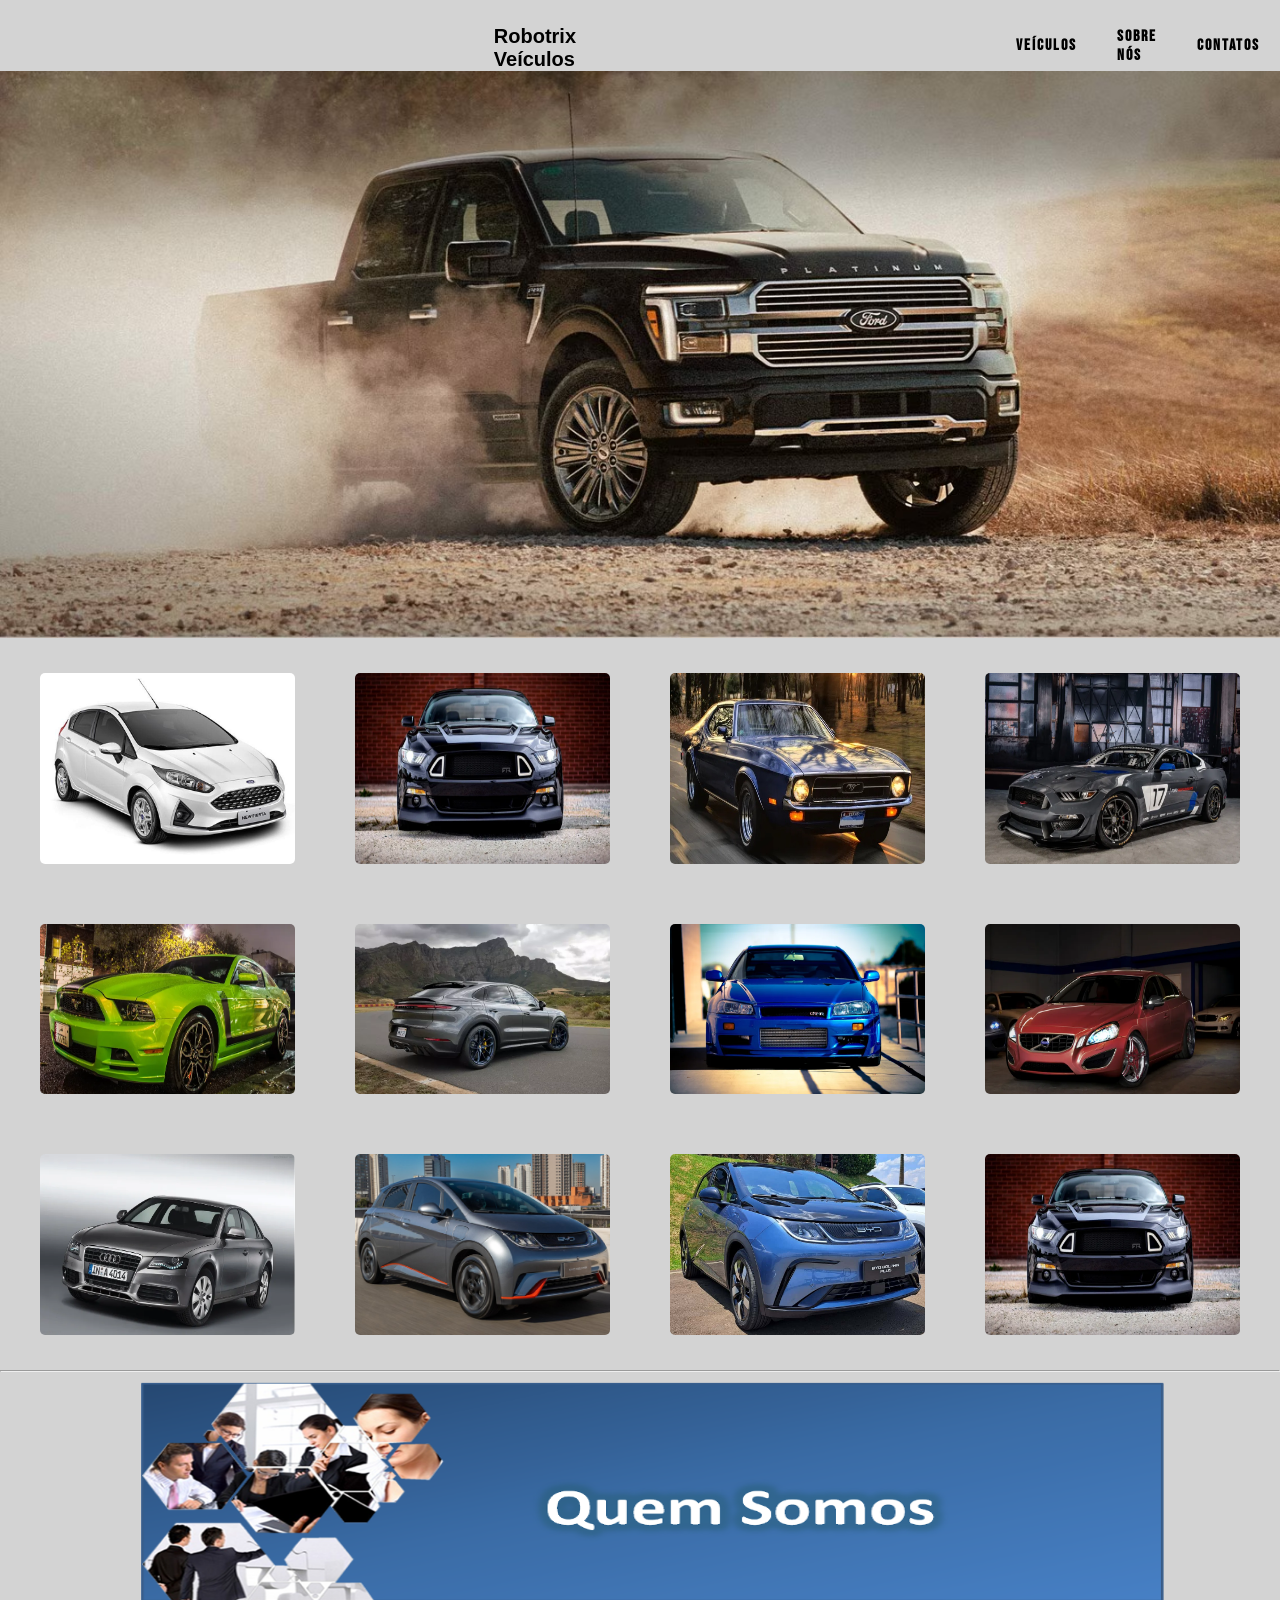
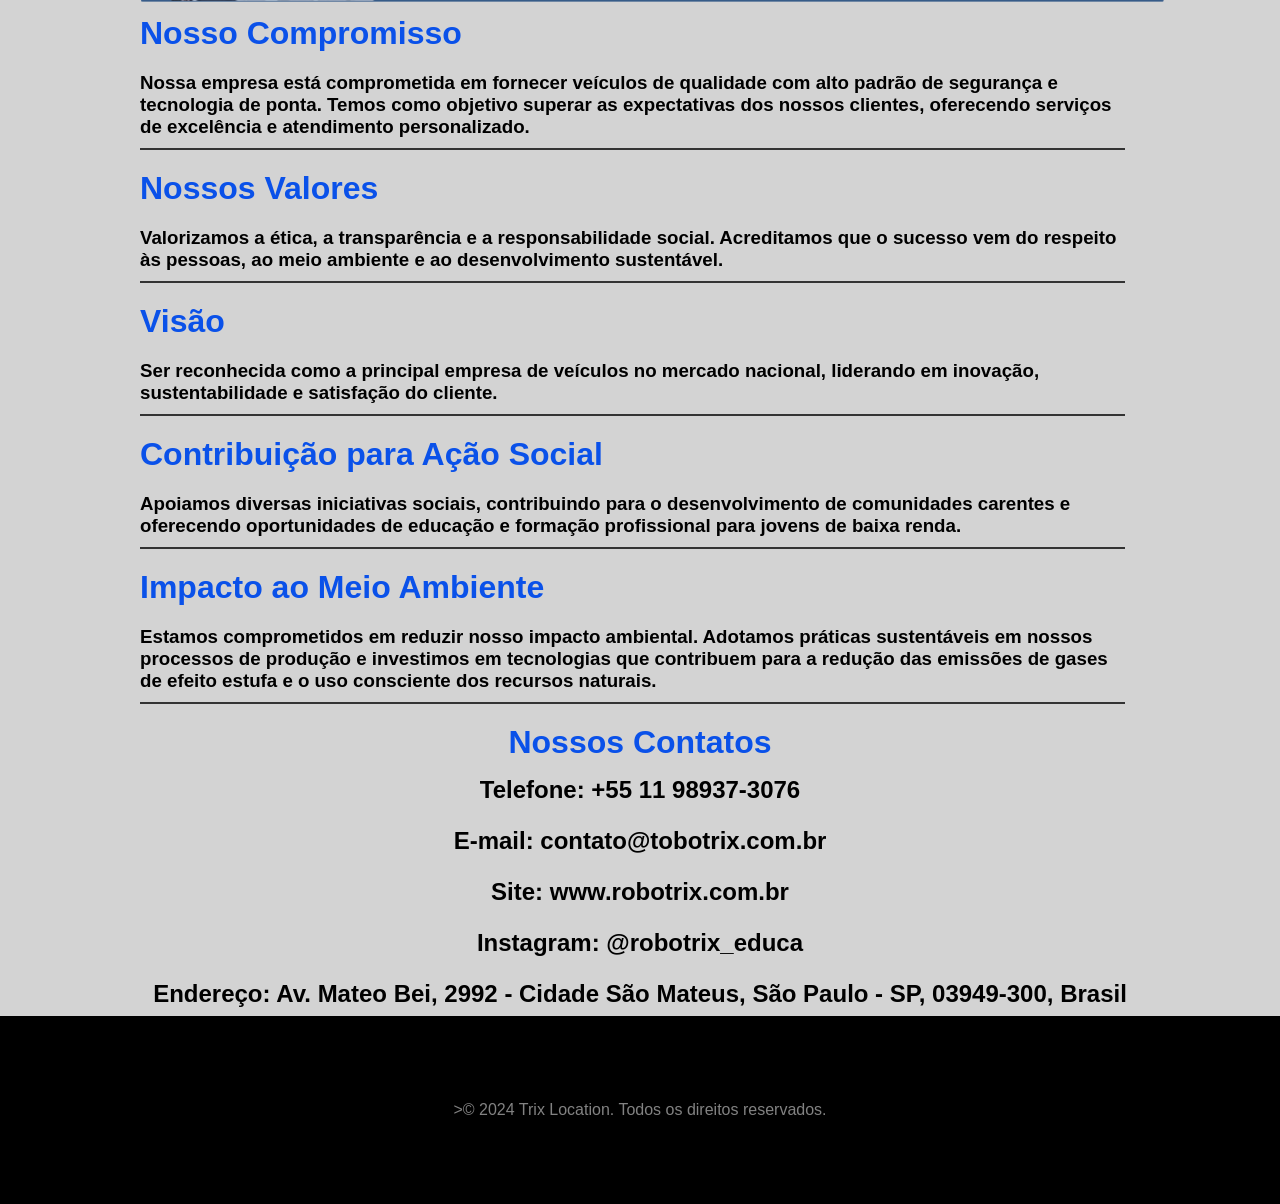
<file: LandPagev1-main/index.html>
<!DOCTYPE html>
<html lang="pt-BR">
<head>
    <meta charset="UTF-8">
    <meta name="viewport" content="width=device-width, initial-scale=1.0">
    <title>Trix Location</title>
    <link rel="shortcut icon" href="./robotrix(1).png" type="image/x-icon">
    <link rel="stylesheet" href="style.css">
</head>
<body>
    <header style="background-color: #cdcf28;">
        <nav>
            <div class="logo">
                <img src="./robotrix(1).png" class="logo" alt="">


                </div>
  <div>

            <ul>
              <li>Robotrix Veículos</li>
                <li><a href="#veiculos">Veículos</a></li>
                <li><a href="#sobreNos">Sobre Nós</a></li>
                <li><a href="#contatos">Contatos</a></li>
            </ul>
        </nav>
    </header>
    <section class="img-nav">
        <img src="./f150.jpeg" alt="" class="img-nav">
    </section>

    <div class="image-grid" id="veiculos">
        <div id="card1" class="card1">
            <img src="./fiesta.jpg" alt="Imagem 1" class="image-item" id="cardImage">
            <!-- Informações do card 1 -->
            <div class="card-info" id="cardInfo">
                <h2>New Fiesta</h2>
                <h5>kjakakakak</h5>

            </div>
        </div>
        <div id="card2" class="card2">
            <img src="./carros/1.webp" alt="Imagem 2" class="image-item" id="cardImage2">
            <div class="card-info" id="card2">
                <h2>New Fiesta</h2>
                <p>Informações adicionais sobre o card. Aqui você pode colocar qualquer conteúdo que desejar.</p>

            </div>
        </div>
        <img src="./carros/2.1.jpg" alt="Imagem 3" class="image-item">
        <img src="./carros/3.webp" alt="Imagem 4" class="image-item">
        <img src="./carros/4.1.jpeg" alt="Imagem 5" class="image-item">
        <img src="./carros/6.jpeg" alt="Imagem 6" class="image-item">
        <img src="./carros/7.jpeg" alt="Imagem 7" class="image-item">
        <img src="./carros/8.jpeg" alt="Imagem 8" class="image-item">
        <img src="./carros/9.jpeg" alt="Imagem 9" class="image-item">
        <img src="./carros/10.jpg" alt="Imagem 10" class="image-item">
        <img src="./carros/11.jpg" alt="Imagem 11" class="image-item">
        <img src="./carros/1.webp" alt="Imagem 12" class="image-item">
    </div>


     <div class="container">
         <div class="SobreNos section" id="sobreNos">
             <hr>
             <a href="./index.html">
                 <img src="./quem-somos.png" class="sobrenosimg" alt="Imagem sobre a empresa">
             </a>
         </div>

         <div class="section">
             <h1> Nosso Compromisso</h1>
             <h3>
                 Nossa empresa está comprometida em fornecer veículos de qualidade com alto padrão de segurança e tecnologia de ponta.
                 Temos como objetivo superar as expectativas dos nossos clientes, oferecendo serviços de excelência e atendimento personalizado.
             </h3>

         </div>

         <div class="section">
             <h1>Nossos Valores</h1>
             <h3>
                 Valorizamos a ética, a transparência e a responsabilidade social. Acreditamos que o sucesso vem do respeito às pessoas,
                 ao meio ambiente e ao desenvolvimento sustentável.
             </h3>
         </div>

         <div class="section">
             <h1>Visão</h1>
             <h3>
                 Ser reconhecida como a principal empresa de veículos no mercado nacional, liderando em inovação, sustentabilidade e satisfação do cliente.
             </h3>
         </div>

         <div class="section">
             <h1>Contribuição para Ação Social</h1>
             <h3>
                 Apoiamos diversas iniciativas sociais, contribuindo para o desenvolvimento de comunidades carentes e oferecendo oportunidades
                 de educação e formação profissional para jovens de baixa renda.
             </h3>
         </div>

         <div class="section">
             <h1>Impacto ao Meio Ambiente</h1>
             <h3>Estamos comprometidos em reduzir nosso impacto ambiental. Adotamos práticas sustentáveis em nossos processos de produção
                 e investimos em tecnologias que contribuem para a redução das emissões de gases de efeito estufa e o uso consciente dos recursos naturais.
             </h3>
         </div>

         <div class="Contatos" id="contatos">
           <h1 class="title-contatos">Nossos Contatos</h1>
           <h2>Telefone: +55 11 98937-3076</h2>
           <h2>E-mail: contato@tobotrix.com.br</h2>
           <h2>Site: www.robotrix.com.br
             <h2>Instagram: @robotrix_educa</h2>
           <h2>Endereço: Av. Mateo Bei, 2992 - Cidade São Mateus, São Paulo - SP, 03949-300, Brasil</h2>
       </div>




     <div class="footer">
    <footer style="background-color: #000000; padding: 85px 80px">
        <p class="copyright"<b>>© 2024 Trix Location. Todos os direitos reservados.</p>
    </footer>

    <script>
        // Seleciona os elementos necessários
        const card = document.querySelector('#card1');
        const cardImage = document.querySelector('#cardImage');
        const cardInfo = document.querySelector('#cardInfo1');

        // Adiciona um evento de clique no botão de fechar para esconder o card
        cardImage.addEventListener('click', () => {
            if (card.classList.contains('open')) {
                card.classList.remove('open');
            } else {
                card.classList.add('open');
            }
        });

        const card2 = document.querySelector('#card1');
        const cardImage2 = document.querySelector('#cardImage');

    </script>
</body>
</html>
</file>
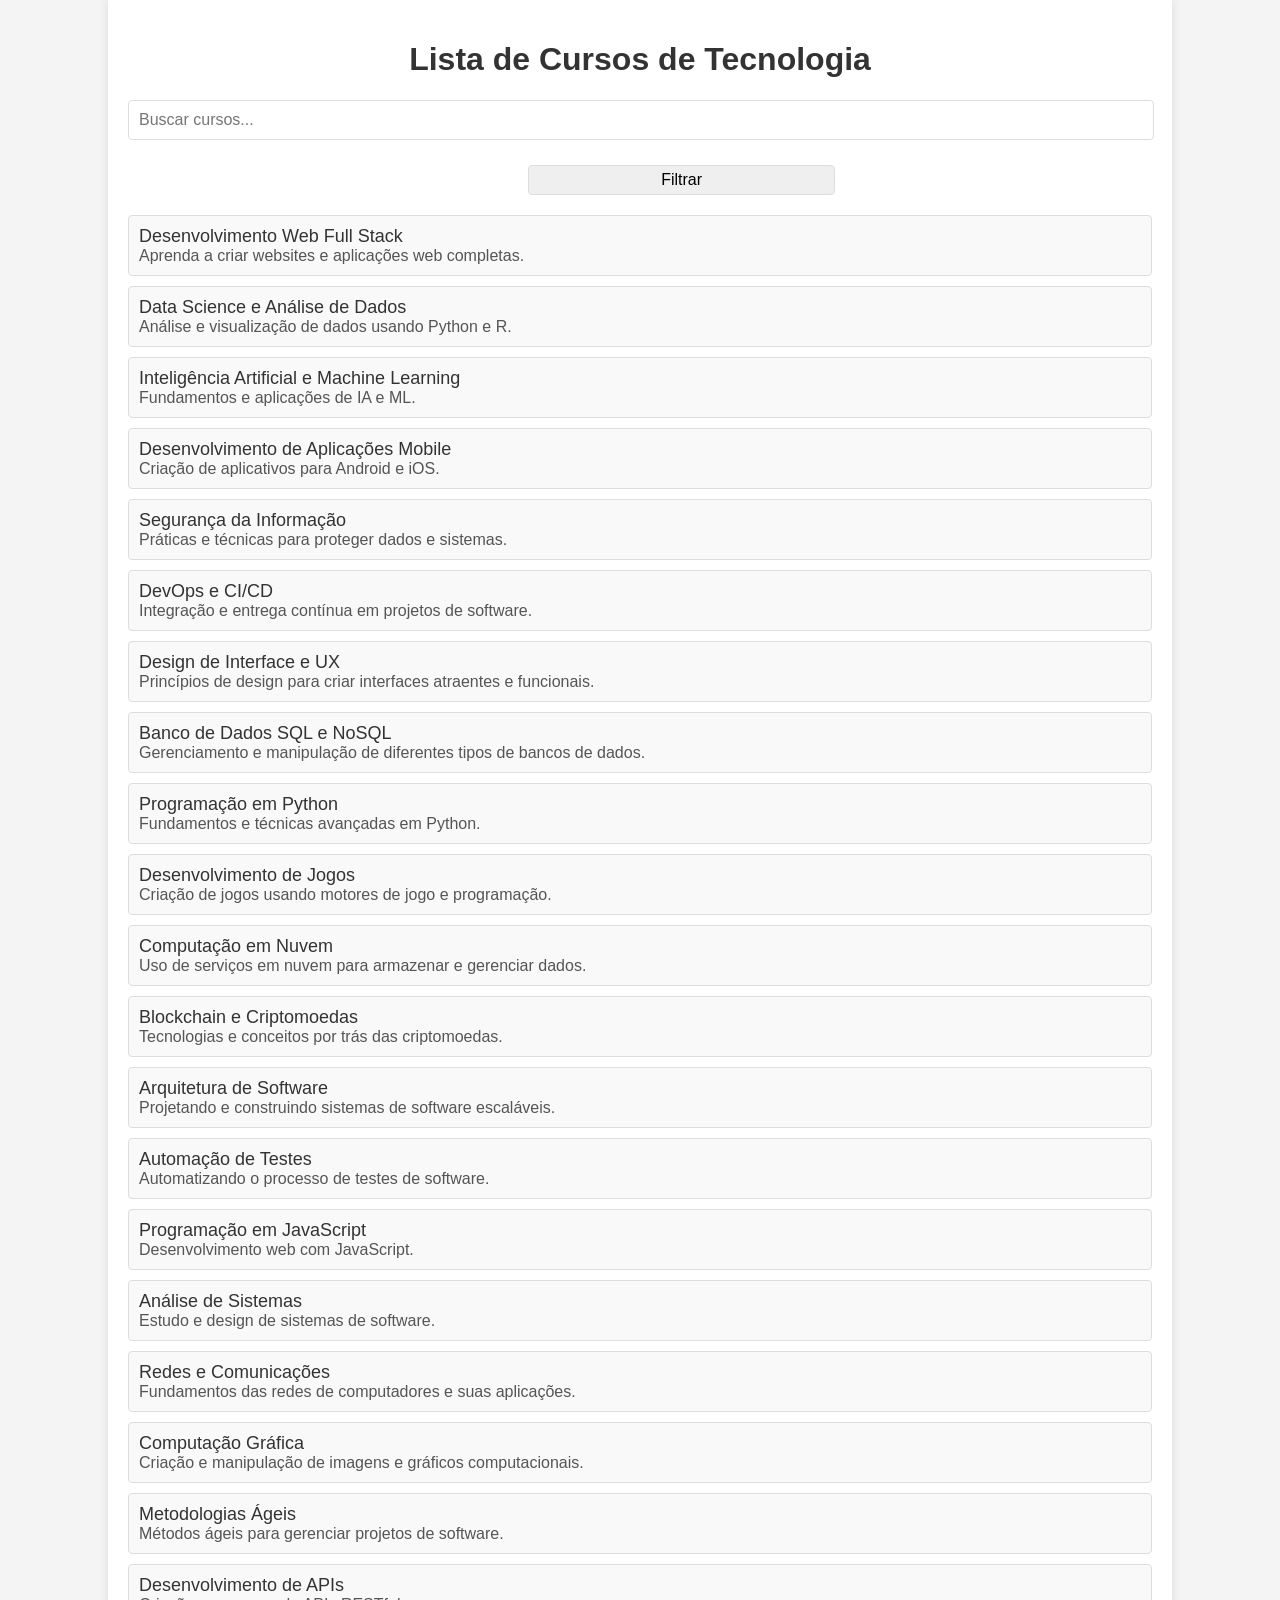
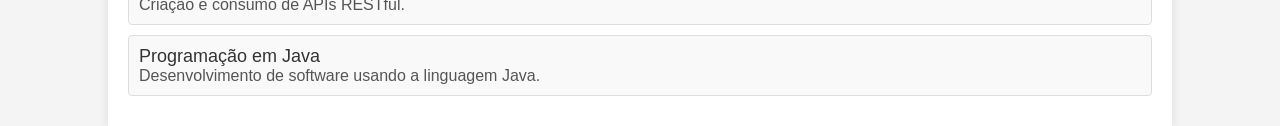
<file: listas-em-html-main/index.html>
<!DOCTYPE html>
<html lang="pt-BR">
<head>
    <meta charset="UTF-8">
    <meta name="viewport" content="width=device-width, initial-scale=1.0">
    <title>Lista de Cursos de Tecnologia</title>
    <link rel="stylesheet" href="style.css">
</head>
<body>
    <div class="container">
        <h1>Lista de Cursos de Tecnologia</h1>
        <input type="text" id="search" placeholder="Buscar cursos..." onkeyup="filterCourses()">
        <button id="btSearch">Filtrar</button>
        <div id="courses-list" class="courses-list">
            <!-- Lista de cursos será inserida aqui pelo JavaScript -->
        </div>
    </div>

    <script src="script.js"></script>
</body>
</html>
</file>
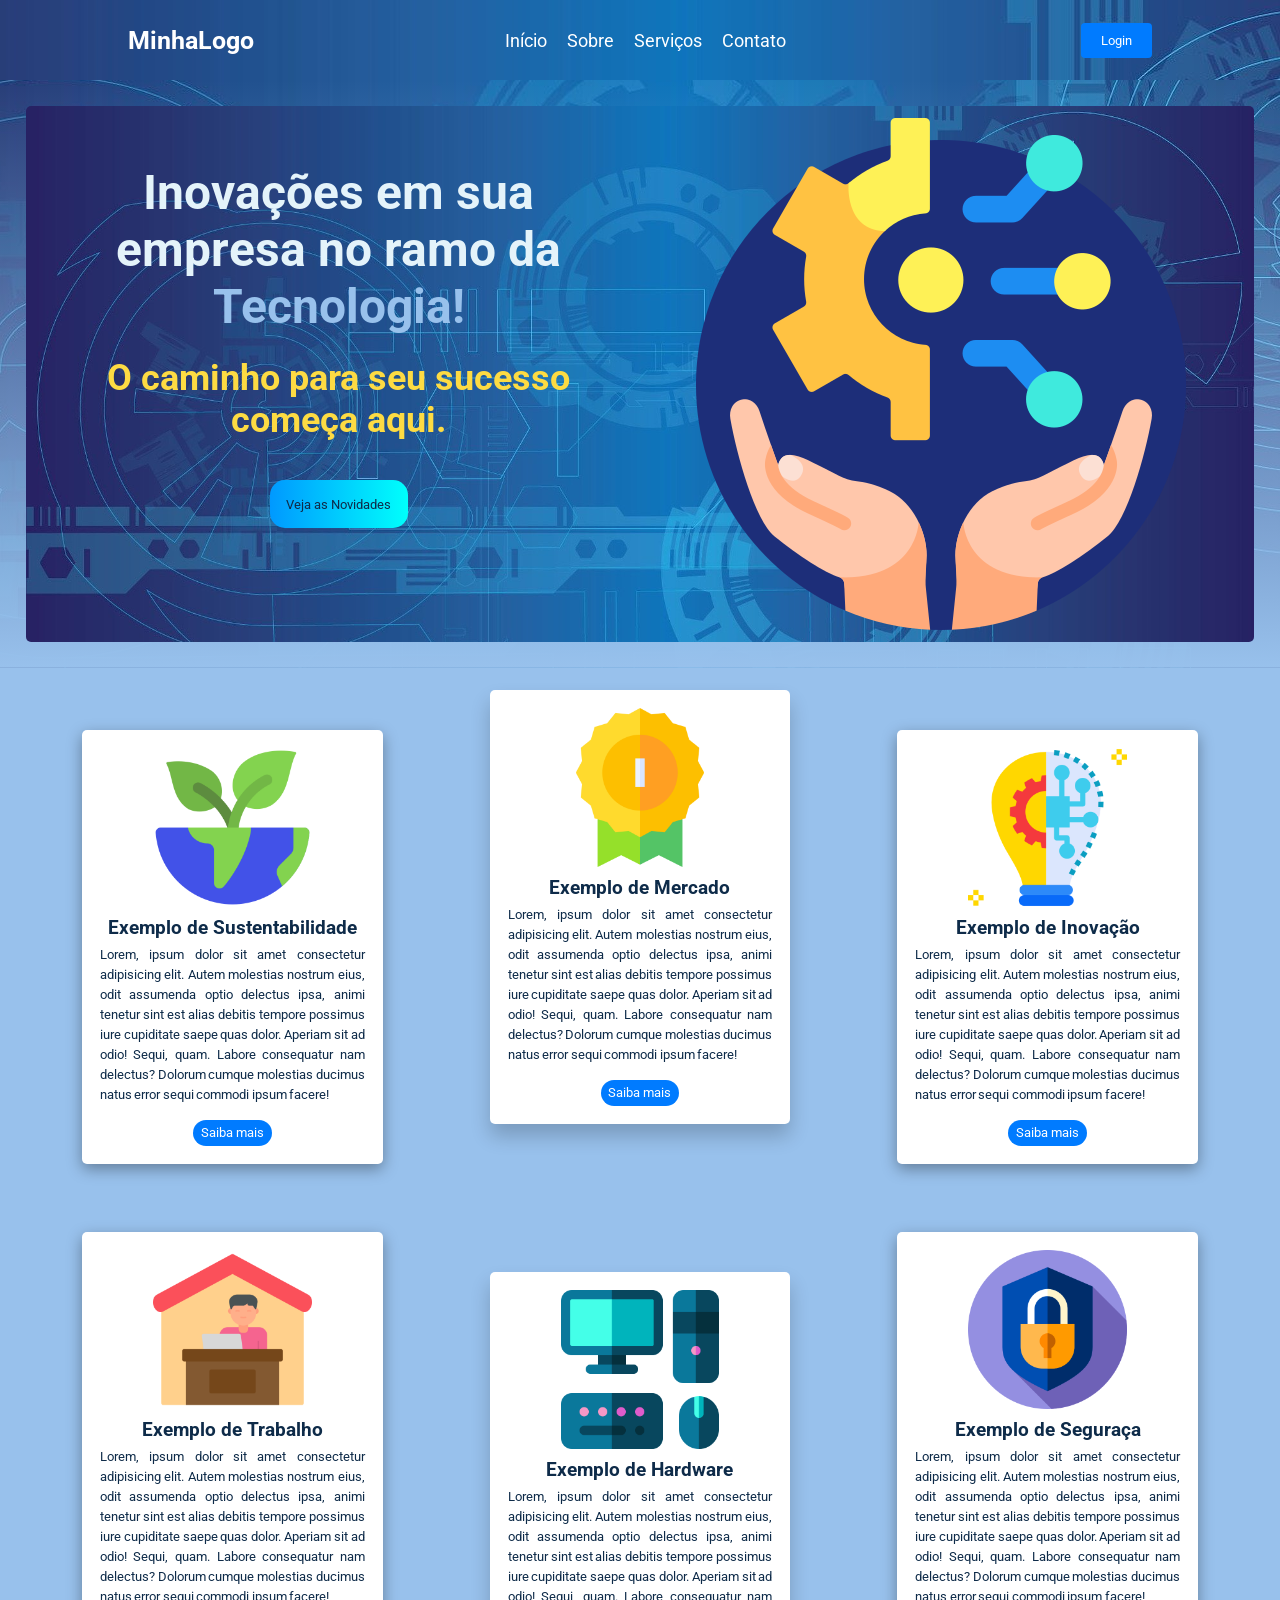
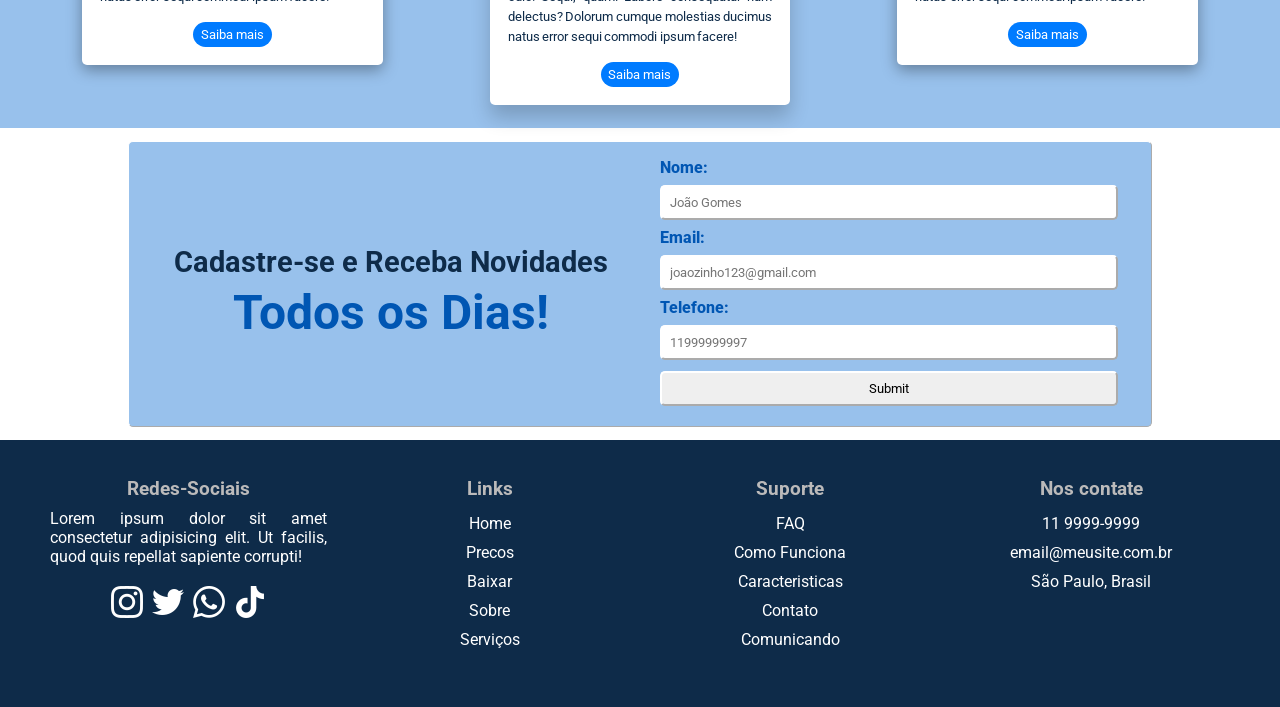
<file: ModeloSitePadrao/index.html>
<!DOCTYPE html>
<html lang="en">
<head>
    <meta charset="UTF-8">
    <meta name="viewport" content="width=device-width, initial-scale=1.0">
    <link rel="stylesheet" href="./style/style.css">
    <link rel="stylesheet" href="./style/responsividade.css">
    <link rel="preconnect" href="https://fonts.googleapis.com">
    <link rel="preconnect" href="https://fonts.gstatic.com" crossorigin>
    <link href="https://fonts.googleapis.com/css2?family=Roboto:ital,wght@0,100..900;1,100..900&display=swap" rel="stylesheet">
    <title>Modelo de Site - Robotrix</title>
</head>
<body>

    <header>
        <div class="cabeca">
            <div class="menu_icon">
                <img src="./img/menu-bar.png" alt="">
            </div>
            <div class="logo">MinhaLogo</div>
            <nav>
                <ul>
                    <li><a href="#">Início</a></li>
                    <li><a href="#">Sobre</a></li>
                    <li><a href="#">Serviços</a></li>
                    <li><a href="#">Contato</a></li>
                </ul>
            </nav>
            <button class="login">Login</button>
        </div>
        </div>
    </header>
    <main>
        <div class="container">
            <div class="main-text">
                <H1>Inovações em sua empresa no ramo da <span>Tecnologia!</span></H1>
                <h2>O caminho para seu sucesso começa aqui.</h2>
                <div class="botao">
                    <button>Veja as Novidades</button>
                </div>
                
            </div>

            <div class="main-banner">
                <img src="./img/tecnologia-futura.png" alt="">
            </div>
        </div>
    </main>

    <section> <!--inicio da section dos cards-->
        <div class="container"> <!--inicio do container de section-->
            <div class="cards"> <!--inicio dos cards-->
                <img src="./img/terra.png" alt="">
                <h3>Exemplo de Sustentabilidade</h3>
                <p>Lorem, ipsum dolor sit amet consectetur adipisicing elit. Autem molestias nostrum eius, odit assumenda optio delectus ipsa, animi tenetur sint est alias debitis tempore possimus iure cupiditate saepe quas dolor. Aperiam sit ad odio! Sequi, quam. Labore consequatur nam delectus? Dolorum cumque molestias ducimus natus error sequi commodi ipsum facere!</p>
                <button>Saiba mais</button>
            </div>

            <div class="cards cor">
                <img src="./img/distintivo.png" alt="">
                <h3>Exemplo de Mercado</h3>
                <p>Lorem, ipsum dolor sit amet consectetur adipisicing elit. Autem molestias nostrum eius, odit assumenda optio delectus ipsa, animi tenetur sint est alias debitis tempore possimus iure cupiditate saepe quas dolor. Aperiam sit ad odio! Sequi, quam. Labore consequatur nam delectus? Dolorum cumque molestias ducimus natus error sequi commodi ipsum facere!</p>
                <button>Saiba mais</button>
            </div>

            <div class="cards">
                <img src="./img/inovacao.png" alt="">
                <h3>Exemplo de Inovação</h3>
                <p>Lorem, ipsum dolor sit amet consectetur adipisicing elit. Autem molestias nostrum eius, odit assumenda optio delectus ipsa, animi tenetur sint est alias debitis tempore possimus iure cupiditate saepe quas dolor. Aperiam sit ad odio! Sequi, quam. Labore consequatur nam delectus? Dolorum cumque molestias ducimus natus error sequi commodi ipsum facere!</p>
                <button>Saiba mais</button>
            </div>

            <div class="cards">
                <img src="./img/work-from-home.png" alt="">
                <h3>Exemplo de Trabalho</h3>
                <p>Lorem, ipsum dolor sit amet consectetur adipisicing elit. Autem molestias nostrum eius, odit assumenda optio delectus ipsa, animi tenetur sint est alias debitis tempore possimus iure cupiditate saepe quas dolor. Aperiam sit ad odio! Sequi, quam. Labore consequatur nam delectus? Dolorum cumque molestias ducimus natus error sequi commodi ipsum facere!</p>
                <button>Saiba mais</button>
            </div>

            <div class="cards cor2">
                <img src="./img/pc.png" alt="">
                <h3>Exemplo de Hardware</h3>
                <p>Lorem, ipsum dolor sit amet consectetur adipisicing elit. Autem molestias nostrum eius, odit assumenda optio delectus ipsa, animi tenetur sint est alias debitis tempore possimus iure cupiditate saepe quas dolor. Aperiam sit ad odio! Sequi, quam. Labore consequatur nam delectus? Dolorum cumque molestias ducimus natus error sequi commodi ipsum facere!</p>
                <button>Saiba mais</button>
            </div>

            <div class="cards">
                <img src="./img/seguranca.png" alt="">
                <h3>Exemplo de Seguraça</h3>
                <p>Lorem, ipsum dolor sit amet consectetur adipisicing elit. Autem molestias nostrum eius, odit assumenda optio delectus ipsa, animi tenetur sint est alias debitis tempore possimus iure cupiditate saepe quas dolor. Aperiam sit ad odio! Sequi, quam. Labore consequatur nam delectus? Dolorum cumque molestias ducimus natus error sequi commodi ipsum facere!</p>
                <button>Saiba mais</button>
            </div><!-- marca o fim dos cards, a ultima div-->

        </div> <!--fim do container-->
    </section> <!--fim da section-->

    <div class="newsletter">
        <div class="container">
            <div class="cadastrar">
                <h2>Cadastre-se e Receba Novidades <span><br>Todos os Dias!</br></span></h2>
            </div>
            <div class="input">

                <label for="nome">Nome:</label>
                <input type="text" name="nome" id="" placeholder="João Gomes">

                <label for="email">Email:</label>
                <input type="email" name="email" id="" placeholder="joaozinho123@gmail.com">

                <label for="telefone">Telefone:</label>
                <input type="number" name="telefone" id="" placeholder="11999999997">

                <input type="submit">
                
            </div>
        </div>
    </div> <!--fim do newsletter-->

    <footer>
        <div class="container">
            <ul>
                <h3>Redes-Sociais</h3>
                <p class="desc">Lorem ipsum dolor sit amet consectetur adipisicing elit. Ut facilis, quod quis repellat sapiente corrupti!</p>
                <div class="redes">
                    <img src="./img/instagram.png" alt="">
                    <img src="./img/twitter.png" alt="">
                    <img src="./img/whatsapp.png" alt="">
                    <img src="./img/tik-tok.png" alt="">
                </div>
            </ul>

            <ul>
                <h3>Links</h3>
                <li><a href="#">Home</a></li>
                <li><a href="#">Precos</a></li>
                <li><a href="#">Baixar</a></li>
                <li><a href="#">Sobre</a></li>
                <li><a href="#">Serviços</a></li>
            </ul>

            <ul>
                <h3>Suporte</h3>
                <li><a href="#">FAQ</a></li>
                <li><a href="#">Como Funciona</a></li>
                <li><a href="#">Caracteristicas</a></li>
                <li><a href="#">Contato</a></li>
                <li><a href="#">Comunicando</a></li>
            </ul>

            <ul>
               <h3>Nos contate</h3>
               <li>11 9999-9999</li>
               <li><p>email@meusite.com.br</p></li>
               <li><p>São Paulo, Brasil</p></li>
            </ul>

        </div> <!--fim do container-->
    </footer>


<script src="./script.js"></script>
</body>
</html>
</file>
<file: LandPagev1-main/style.css>
/* imports */
@import url('https://fonts.googleapis.com/css2?family=Bebas+Neue&family=Jacques+Francois+Shadow&display=swap');
/* reset em formatações do navegador */
*{
    margin: 0;
    padding: 0;
    font-family: Arial, sans-serif;
    background-color: #d3d3d3;
    scroll-behavior: smooth;
}

/* Estilizando logo */
nav{
    display: flex;
    justify-content: end;
    scrollbar-color: transparent;
    /* background-color: #E0CCB8; */
}

.logo{
    width: 70px;
    height: 70px;
    margin-right: 500px;
}

ul{
    margin-top: 20px;
    list-style: none;
    display: flex;
    align-items: center;
}

li{
    margin: 0 20px;
    display: flex;
    justify-content: end;
}
li a{
    text-decoration: none;
    color: black;
    font-family: "Bebas Neue", sans-serif;
    font-weight: 600;
    font-style: normal;
    letter-spacing: 2px;

}

li:first-child{
  margin-right: 420px;
  margin-top: 5px;
  font-weight: 800;
  font-size: 20px

}

li a:hover{
    color: #ffffff;
    text-shadow: 0 0 0.2em #000000;
}

.img-nav{
    width: 100%;
    height: 567px;
}

/* .car img{
    width: 270px;
}

.fotos{
    display: flex;
    gap: 100px;
    margin-top: 20px;
    margin-left: 100px;

} */

.image-grid {
    display: grid;
    grid-template-columns: repeat(auto-fit, minmax(255px, 1fr));
    gap: 60px;
    max-width: 1200px;
    /* margin: 0 auto; */
    margin: 30px auto;
    padding: 5px;
}

.image-grid img {
    width: 100%;
    height: 100%;
    display: block;
    /* object-fit: cover; */
    border-radius: 5px;
}
/* Proporção da imagem */

.image-item img{
    position: absolute;
    top: 0;
    left: 0;
    width: 100%;
    height: 100%;
    object-fit: cover;
}

.copyright{
    color: #828282;
    display: flex;
    justify-content: center;
    background-color: #000000;
}

/* card escondido */
.card-info {
    display: none;
    position:absolute;
    width: 100%;
    height: 100%;
    /* object-fit: cover; */
    border-radius: 5px;
    background-color: #ffffff;
}

.card-info h2{
    margin-top: 20px;
    margin-left: 140px;
    margin-right: 15px;
    background-color: #ffffff;
}

.card-info p{
    background-color: #ffffff;
}

.card-info button{
    background-color: #ffffff;
}


.card1.open .card-info {
    display: block;
}

.card1 {
    position: relative;
    width: 100%;
    height: 100%;
    cursor: pointer;
    transition: transform 0.3s ease;
}
.sobrenosimg{
  margin-top: 10px;
  margin-left: 140px;
  margin-right: 15px;
  width: 80%;
  height: 220px;
}
    h1 {
          color: #0a51e9;
          margin-top: 9px;
          margin-left: 140px;
          margin-right: 50px;
          justify-content: end;
          margin: justify;
      }

      h3 {
        margin-top: 20px;
        margin-left: 140px;
        margin-right: 155px;
        color: #000000;
        border-bottom: 2px solid #333;
        padding-bottom: 10px;
        margin-bottom: 20px;
      }


    /*  H2 {
String
      color: #ede719;
      margin-top: 17px;
      margin-left: 135px;
      margin-right: 135px;

      }
      */
      .Contatos {
        display: flex;
        flex-direction: column;
        justify-content: center;
        align-items: center;
        /* Centraliza todo o texto dentro do div */
      }

      .Contatos h1 {
        color: #0a51e9;
        margin-bottom: 18px; /* Espaçamento para baixo */
          text-align: center;
            margin: auto;

      }

      .Contatos h2 {
        color: #000000;
        margin-top: 15px;
        margin-bottom: 8px
      }

}



.footer {
  margin-top: 15px;

}



    /* p {
          font-size: 16px;
          line-height: 1.6;
      }
*/
</file>
<file: listas-em-html-main/style.css>
body {
    font-family: Arial, sans-serif;
    background-color: #f4f4f4;
    margin: 0;
    padding: 0;
}

.container {
    width: 80%;
    margin: auto;
    padding: 20px;
    background-color: #fff;
    box-shadow: 0 0 10px rgba(0, 0, 0, 0.1);
}

h1 {
    text-align: center;
    color: #333;
}

input[type="text"] {
    width: 98%;
    padding: 10px;
    margin-bottom: 20px;
    border: 1px solid #ddd;
    border-radius: 4px;
    font-size: 16px;
}

button {
    width: 30%;
    padding: 5px;
    border: 1px solid #ddd;
    border-radius: 4px;
    font-size: 16px;
    margin:5px 50px 20px 400px;
}

.courses-list {
    display: flex;
    flex-direction: column;
}

.course-item {
    background-color: #f9f9f9;
    border: 1px solid #ddd;
    margin-bottom: 10px;
    padding: 10px;
    border-radius: 4px;
}

.course-title {
    font-size: 18px;
    color: #333;
}

.course-description {
    color: #555;
}
</file>
<file: ModeloSitePadrao/style/style.css>
*{
    margin: 0;
    padding: 0;
    box-sizing: border-box;
    font-family: "Roboto", serif;
   
}

header{

    height: auto;
    width: 100%;
}

.cabeca{
    height: 80px;
    background-image: url(../img/cert.jpg);
    background-position: top;
    display: flex;
    justify-content: space-between;
    align-items: center;
    padding: 0 10%
}

/* Estilo da logo */
.logo {
    font-size: 25px;
    font-weight: bold;
    color: white;
    width: 8%;
}

/* Estilo para a navegação */
nav ul {
    list-style-type: none;
    margin: 0;
    padding: 0;
    display: flex;
    gap: 20px;
    width: 50%;
}

nav ul li a {
    text-decoration: none;
    color: white;
    font-size: 18px;
}

nav ul li a:hover {
    color: #98c1ec;
}

/* Estilo do botão de login */
button.login {
    padding: 10px 20px;
    background-color: #007bff;
    color: white;
    border: none;
    border-radius: 4px;
    cursor: pointer;

}

button.login:hover {
    background-color: #98c1ec;
    transition: 0.2s;
}

main{
    height: auto;
    background: 
    linear-gradient(to bottom, rgba(185, 3, 3, 0) 0%, #98c1ec), /* Gradiente de transparência */
    url(../img/cert.jpg); /* Sua imagem de fundo */
    padding: 2%;
    background-position: center;
    background-repeat: no-repeat;
    width: 100%;

   
}

main .container{
    display: flex;
    background-color: rgb(27, 27, 61);
    padding: 1%;
    border-radius: 5px;
    background-image: url(../img/cert.jpg);
    background-position: top;
    background-size: cover;
}

.main-text{
    width: 50%;
    font-size: 1.5rem;
    padding: 2%;
    text-align: center;

}

.main-text h1{
    margin: 4%;
    color: rgb(228, 243, 250);
}

.main-text h2{
    color: rgb(253, 219, 67);
}

.main-text .botao{
    margin-top: 7%;
    display: flex;
    justify-content: center;
}

.main-text span{
    color: #98c1ec;
}

.botao button{
    padding: 3%;
    border-radius: 15px;
    cursor: pointer;
    border: none;
    background: rgb(236,255,45);
    background: linear-gradient(90deg, rgb(0, 153, 255) 0%, rgba(0,255,252,1) 100%);
    color: #0e2b49
}

.botao button:hover{
    box-shadow: rgba(48, 241, 255, 0.35) 0px 5px 15px;
    transition: 0.3s;
}
.main-banner{
    width: 50%;
    display: flex;
    align-items: center;
    justify-content: center;
}


/* INICIO DOS CARDS*/

section .container{
    width: 100%;
    padding: 3%;
    display: flex;
    justify-content: space-around;
    flex-wrap: wrap;
    background-color: #98c1ec;
    gap: 20px;
}

.cards{
    width: 25%;
    padding: 1.5%;  
    border-radius: 5px; 
    display: flex;
    flex-direction: column;
    justify-content: center;
    align-items: center;
    box-shadow: rgba(0, 0, 0, 0.35) 0px 5px 15px;
    margin-top: 2%;
    background-color: rgb(255, 255, 255);
    margin-bottom: 2%;
}


.cards img{
    width: 60%;
    margin-bottom: 10px;
}

.cards h3{
    text-align: center;
    margin-bottom: 6px;
    color: #0e2b49;
}

.cards p{
    text-align: justify;
    word-spacing: -0.5px;
    line-height: 20px;
    font-size: 0.8rem;
    color: #0e2b49;
    margin-bottom: 15px;
}

.cards button{
    padding: 2% 3%;
    border-radius: 50px;
    border: none;
    background-color: #007bff;
    display: flex;
    align-items: center;
    justify-content: center;
    color: white;
    cursor: pointer;
}

.cor{
    transform: translateY(-40px); /* F  az o card "subir" */
    box-shadow: 0 12px 20px rgba(0, 0, 0, 0.2); /* Adiciona sombra mais forte */
}

.cor2{
    transform: translateY(40px); /* Faz o card "subir" */
    box-shadow: 0 12px 20px rgba(0, 0, 0, 0.2); /* Adiciona sombra mais forte */
}

.cards button:hover{
    background-color: #0e2b49;
    transition: 0.3s;
}

/* NEWSLETTER */

.newsletter{
    width: 100%;
    height: auto;
    margin-top: 1%;
    margin-bottom: 1%;
    display: flex;
    justify-content: center;
    
}

.newsletter .container{
    width: 80%;
    padding: 1%;
    display: flex;
    justify-content: space-around;
    border: outset 1px white;
    background-color: #98c1ec;
    border-radius: 5px;
}

.newsletter .container .cadastrar{
    width: 50%;
    display: flex;
    align-items: center;
    justify-content: center;

}

.cadastrar h2{
    font-size: 1.8rem;
    text-align: center;
    color: #0e2b49;
   
}

.cadastrar h2 span{
    color: #0056b3;
    font-size: 3rem;
}

.newsletter .container .input{
    width: 50%;
    display: flex;
    flex-direction: column;
    padding: 4px 20px;
    gap: 5px;
}

.input input{
    padding: 8px;
    outline: none;
    border-radius: 5px;
    border: 2px outset white;
    margin: 3px 0px;
}


.input input:focus{
    border-color: #007bff;
}

label{
    font-weight: 800;
    color: #0056b3;
}


/*footer*/

footer{
    width: 100%;
    background-color: #0e2b49;
    height: auto;
}


footer .container{
    max-width: 1440px;
    padding: 3%;
    display: flex;
    justify-content: space-around;
    align-items: center;
}

footer ul{
    width: 23%;
    height: 190px;

    display: flex;
    flex-direction: column;
    align-items: center;
}



footer ul h3{
    color: rgb(187, 186, 186);
    margin-bottom: 9px;
}

footer ul .desc{
    margin-bottom: 20px;
    color: white;
    text-align: justify;
}

footer ul li{
    list-style: none;
    margin: 5px 0;
    color: white;
}

footer ul li a{
    color: white;
    text-decoration: none;
}

.redes{
    display: flex;
    justify-content: center;
    gap: 9px;

}

.redes img{
    height: 32px;
    width: 32px;
    cursor: pointer;
    
}

footer ul li a:hover{
    color: #007bff;
}

.input input [type = "submit"]{
    background-color: #007bff;
}

.menu_icon{
    display: none;
    z-index: 2;
}
</file>
<file: ModeloSitePadrao/style/responsividade.css>
@media(max-width:925px){

    .cabeca{
      justify-content: space-between;
      padding: 0 5%;
    }

    .cabeca nav ul{
       position: fixed;
       background-color: #007bff;
       top: 0;
       width: 100%;
       height: 100%;
       left: 100%;
       transition: 0.3s;
       flex-direction: column;
       justify-content: center;
       align-items: center;
    }

    .logo{
       
        width: 48%;
        text-align: center;
    }

    .login{
       
        width: 20%;
    }

    .menu_icon{
        display: flex;
        width: 20%;
        justify-content: center;
        
    }

    .cabeca nav ul.ativo{
        left: 0;
       
    }

    main .container{
       align-items: center;
        
    }

    .main-banner{
        height: 100%;
        width: 50%;
    }

    .main-banner img{
        max-width: 50%;
        width: 100%;
    }

    .main-text{
        font-size: 0.8rem;
        text-align: start;
        width: 50%;
    }

    .main-text h1{
        margin: 0 0 10px 0;
    }

    section .container{
        flex-direction: column;
        padding: 15%;
    }

    .cards{
        width: 100%;
        margin-bottom: 5%;
    }

    .cor, .cor2{
        transform: none;
    }
}
</file>
